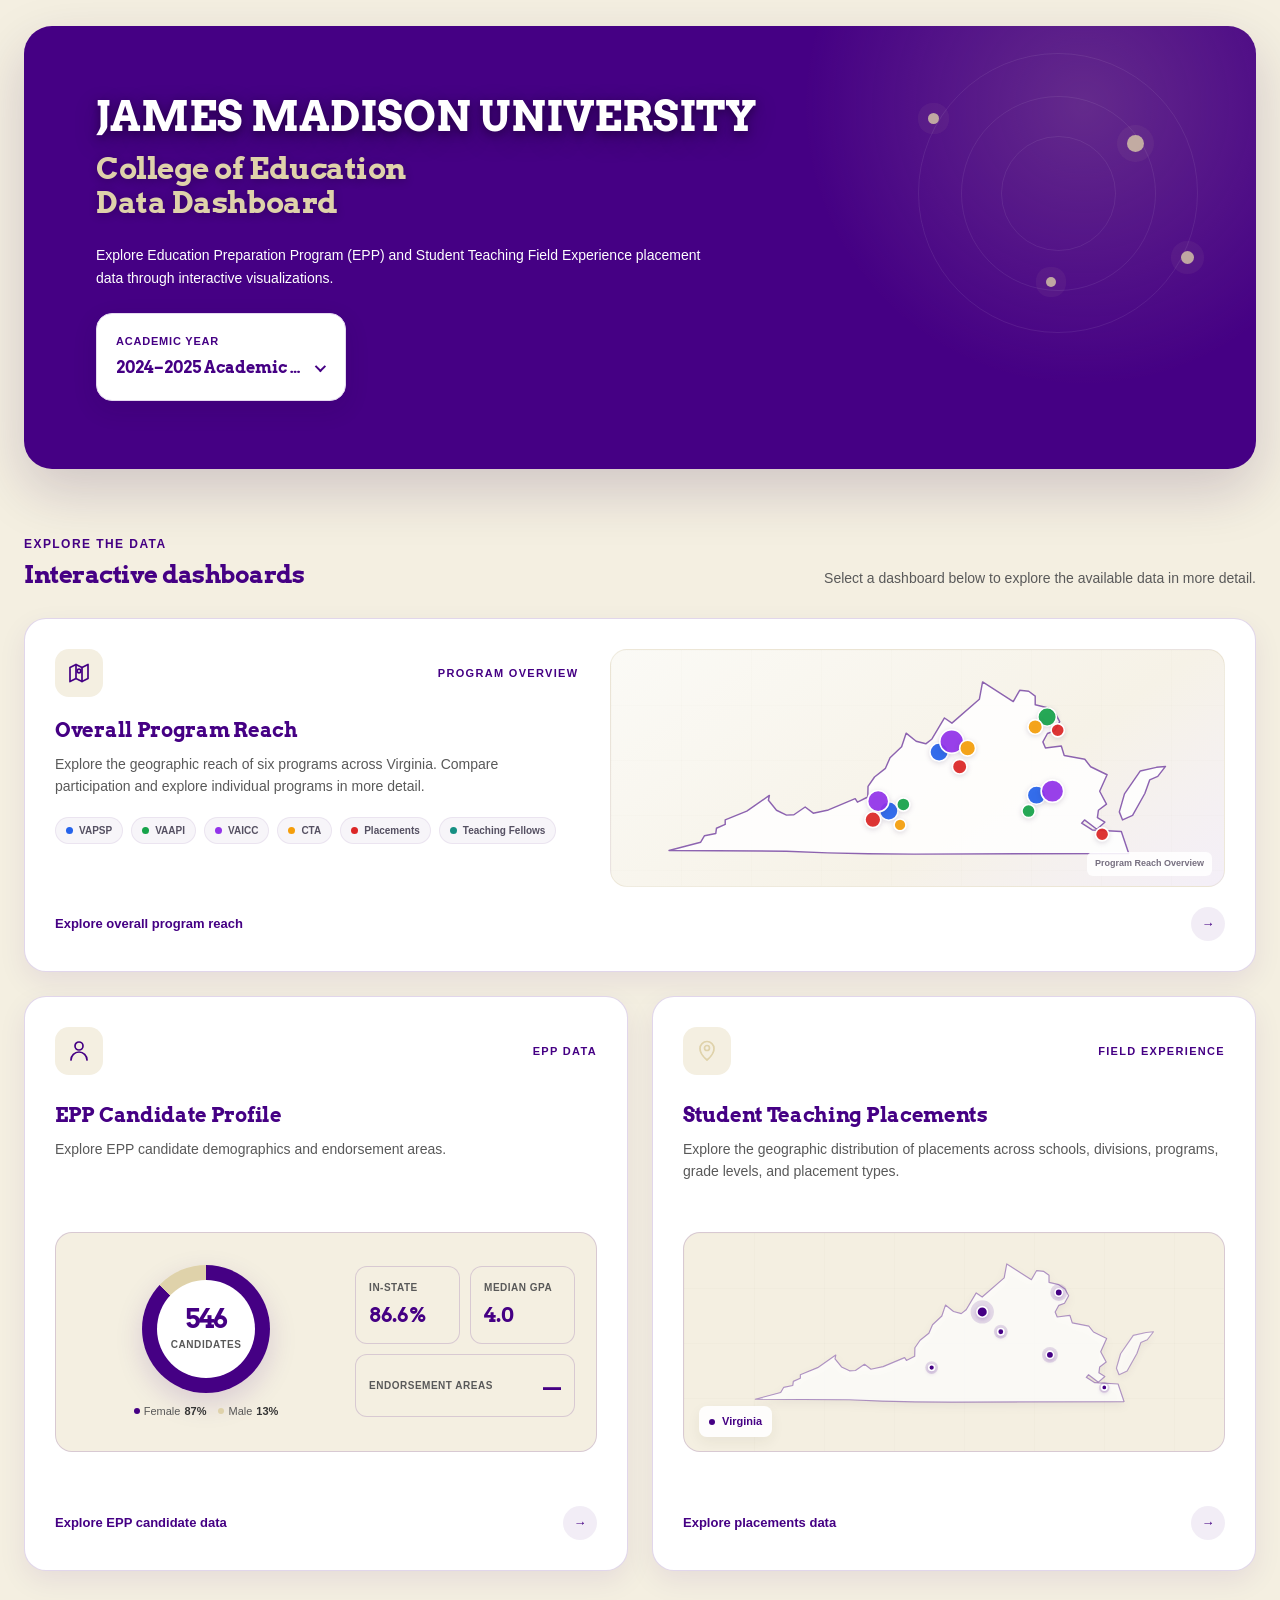
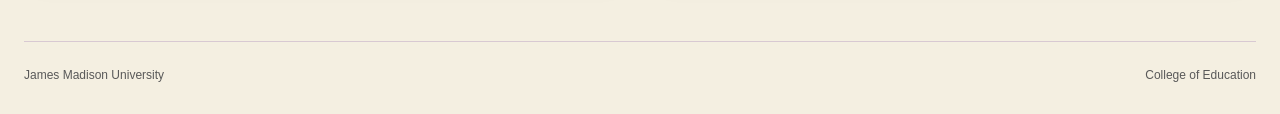
<file: index.html>
<!DOCTYPE html>
<html lang="en">

<head>
    <meta name="robots" content="noindex, nofollow">
    <script src="/preview-gate.js"></script>
    <meta charset="UTF-8">

    <meta
        name="viewport"
        content="width=device-width, initial-scale=1.0"
    >

    <title>
        College of Education Data Dashboard
    </title>

    <link
        rel="stylesheet"
        href="/CSS/dashboard.css"
    >

    <link
        rel="stylesheet"
        href="/CSS/typography.css"
    >

    <link
        rel="stylesheet"
        href="/CSS/academic-year.css"
    >
</head>

<body>

<div class="home-page">

    <!-- =====================================
         HERO SECTION
    ====================================== -->

    <header class="hero">

        <div class="hero-copy">

            <p class="hero-kicker">
                JAMES MADISON UNIVERSITY
            </p>

            <h1>
                College of Education
                <span>Data Dashboard</span>
            </h1>

            <p class="hero-description">
                Explore Education Preparation Program (EPP)
                and Student Teaching Field Experience placement
                data through interactive visualizations.
            </p>

            <div class="academic-year">

                <span></span>

                <select
                    id="homeYearSelect"
                    class="home-year-select"
                    data-academic-year-select
                    data-year-format="full"
                    aria-label="Academic Year"
                ></select>

            </div>

        </div>

        <div class="hero-art" aria-hidden="true">
            <div class="art-ring ring-1"></div>
            <div class="art-ring ring-2"></div>
            <div class="art-ring ring-3"></div>

            <i class="art-node node-1"></i>
            <i class="art-node node-2"></i>
            <i class="art-node node-3"></i>
            <i class="art-node node-4"></i>
        </div>

    </header>


    <!-- =====================================
         DASHBOARD DIRECTORY
    ====================================== -->

    <main class="dashboard-directory">

        <div class="directory-header">

            <div>

                <p class="section-kicker">
                    EXPLORE THE DATA
                </p>

                <h2>
                    Interactive dashboards
                </h2>

            </div>

            <p>
                Select a dashboard below to explore
                the available data in more detail.
            </p>

        </div>


        <div class="dashboard-grid">


            <!-- =====================================
                 OVERALL PROGRAM REACH
                 FULL-WIDTH CARD
            ====================================== -->

            <a
                class="dashboard-card dashboard-card--overall"
                href="/overall.html"
            >

                <div class="overall-card-content">

                    <!-- LEFT SECTION -->

                    <div class="overall-card-copy">

                        <div class="card-heading">

                            <div class="card-icon purple-icon">

                                <svg
                                    viewBox="0 0 24 24"
                                    aria-hidden="true"
                                >
                                    <path
                                        d="M3 6.5l6-3 6 3 6-3v14l-6 3-6-3-6 3z"
                                    ></path>

                                    <path
                                        d="M9 3.5v14M15 6.5v14"
                                    ></path>

                                    <circle
                                        cx="12"
                                        cy="10"
                                        r="1.8"
                                    ></circle>
                                </svg>

                            </div>

                            <span class="card-category">
                                PROGRAM OVERVIEW
                            </span>

                        </div>


                        <div class="card-copy overall-card-text">

                            <h3>
                                Overall Program Reach
                            </h3>

                            <p>
                                Explore the geographic reach of six
                                programs across Virginia.
                                Compare participation and explore
                                individual programs in more detail.
                            </p>

                        </div>


                        <!-- PROGRAM COLOR LEGEND -->

                        <div
                            class="overall-program-list"
                            aria-label="Included programs"
                        >

                            <span
                                class="overall-program-tag"
                                style="--program-color: #2563EB;"
                            >
                                <i></i>
                                VAPSP
                            </span>

                            <span
                                class="overall-program-tag"
                                style="--program-color: #16A34A;"
                            >
                                <i></i>
                                VAAPI
                            </span>

                            <span
                                class="overall-program-tag"
                                style="--program-color: #9333EA;"
                            >
                                <i></i>
                                VAICC
                            </span>

                            <span
                                class="overall-program-tag"
                                style="--program-color: #F59E0B;"
                            >
                                <i></i>
                                CTA
                            </span>

                            <span
                                class="overall-program-tag"
                                style="--program-color: #DC2626;"
                            >
                                <i></i>
                                Placements
                            </span>

                            <span
                                class="overall-program-tag"
                                style="--program-color: #168F83;"
                            >
                                <i></i>
                                Teaching Fellows
                            </span>

                        </div>

                    </div>


                    <!-- RIGHT SECTION: MAP PREVIEW -->

                    <div
                        class="overall-card-preview"
                        aria-hidden="true"
                    >

                        <div class="map-grid"></div>

                        <svg
                            class="overall-virginia-svg"
                            viewBox="0 0 820 320"
                            preserveAspectRatio="xMidYMid meet"
                        >

                            <!-- VIRGINIA BOUNDARY -->

                            <path
                                class="overall-va-boundary"
                                d="
                                    M508.6 30
                                    L554.9 59.7
                                    L564.6 42.7
                                    L578.2 44.1
                                    L588 51.4
                                    L588 64.6
                                    L606.5 69
                                    L618.1 77.2
                                    L625 89.9
                                    L617.2 104
                                    L606.5 107.9
                                    L599.6 120.6
                                    L603.5 129.8
                                    L627.4 126.9
                                    L631.8 141
                                    L662.9 146.9
                                    L671.7 158.1
                                    L696.5 170.2
                                    L685.3 195.1
                                    L695.6 214.5
                                    L683.4 223.8
                                    L681.9 235
                                    L693.1 241.8
                                    L681 252.5
                                    L662.5 238.4
                                    L658.1 243.3
                                    L674.1 253.5
                                    L718 255.9
                                    L729.2 289
                                    L405.4 290
                                    L335.7 289.5
                                    L274.9 288.1
                                    L212.6 285.6
                                    L35.3 284.6
                                    L83.1 272
                                    L88.9 262.2
                                    L105.9 258.8
                                    L106.9 251
                                    L120.1 245.2
                                    L120.1 238.4
                                    L152.7 225.2
                                    L186.8 201.4
                                    L185.3 208.7
                                    L197.5 223.8
                                    L212.6 231.1
                                    L223.8 230.6
                                    L240.8 218.9
                                    L253 228.2
                                    L275.9 223.3
                                    L316.3 206.3
                                    L319.7 211.6
                                    L335.3 203.8
                                    L335.7 187.8
                                    L345.5 173.6
                                    L362 160.5
                                    L368.9 144.4
                                    L386.4 127.9
                                    L393.2 107.4
                                    L408.3 119.6
                                    L422.9 123.5
                                    L432.2 116.2
                                    L451.1 84.5
                                    L462.3 92.3
                                    L503.7 56.3
                                    Z
                                "
                            ></path>


                            <!-- EASTERN SHORE -->

                            <path
                                class="overall-va-boundary"
                                d="
                                    M771 159
                                    L784.7 157.6
                                    L773 172.7
                                    L760.8 178
                                    L753.5 198.5
                                    L735 231.6
                                    L719.9 238.4
                                    L715 226.2
                                    L722.8 199
                                    L746.7 164.4
                                    Z
                                "
                            ></path>


                            <!-- PROGRAM BUBBLES -->
                            <!-- ILLUSTRATIVE ONLY -->

                            <g class="overall-preview-bubbles">

                                <!-- VAPSP - BLUE -->

                                <circle
                                    cx="367"
                                    cy="225"
                                    r="14"
                                    fill="#2563EB"
                                ></circle>

                                <circle
                                    cx="443"
                                    cy="136"
                                    r="14"
                                    fill="#2563EB"
                                ></circle>

                                <circle
                                    cx="590"
                                    cy="201"
                                    r="14"
                                    fill="#2563EB"
                                ></circle>


                                <!-- VAAPI - GREEN -->

                                <circle
                                    cx="389"
                                    cy="215"
                                    r="10"
                                    fill="#16A34A"
                                ></circle>

                                <circle
                                    cx="578"
                                    cy="225"
                                    r="10"
                                    fill="#16A34A"
                                ></circle>

                                <circle
                                    cx="606"
                                    cy="83"
                                    r="14"
                                    fill="#16A34A"
                                ></circle>


                                <!-- VAICC - PURPLE -->

                                <circle
                                    cx="351"
                                    cy="210"
                                    r="16"
                                    fill="#9333EA"
                                ></circle>

                                <circle
                                    cx="462"
                                    cy="120"
                                    r="18"
                                    fill="#9333EA"
                                ></circle>

                                <circle
                                    cx="614"
                                    cy="195"
                                    r="17"
                                    fill="#9333EA"
                                ></circle>


                                <!-- CTA - ORANGE -->

                                <circle
                                    cx="384"
                                    cy="246"
                                    r="9"
                                    fill="#F59E0B"
                                ></circle>

                                <circle
                                    cx="486"
                                    cy="130"
                                    r="12"
                                    fill="#F59E0B"
                                ></circle>

                                <circle
                                    cx="588"
                                    cy="98"
                                    r="11"
                                    fill="#F59E0B"
                                ></circle>


                                <!-- PLACEMENTS - RED -->

                                <circle
                                    cx="343"
                                    cy="238"
                                    r="12"
                                    fill="#DC2626"
                                ></circle>

                                <circle
                                    cx="474"
                                    cy="158"
                                    r="11"
                                    fill="#DC2626"
                                ></circle>

                                <circle
                                    cx="622"
                                    cy="103"
                                    r="10"
                                    fill="#DC2626"
                                ></circle>

                                <circle
                                    cx="689"
                                    cy="260"
                                    r="10"
                                    fill="#DC2626"
                                ></circle>

                            </g>

                        </svg>

                        <span class="overall-preview-note">
                            Program Reach Overview
                        </span>

                    </div>

                </div>


                <div class="card-footer">

                    <span>
                        Explore overall program reach
                    </span>

                    <i aria-hidden="true">
                        →
                    </i>

                </div>

            </a>


            <!-- =====================================
                 EPP CANDIDATE PROFILE
            ====================================== -->

            <a
                class="dashboard-card"
                href="/epp/epp.html"
            >

                <div class="card-heading">

                    <div class="card-icon purple-icon">

                        <svg viewBox="0 0 24 24">

                            <circle
                                cx="12"
                                cy="7"
                                r="4"
                            ></circle>

                            <path
                                d="M4 21c0-4.4 3.6-8 8-8s8 3.6 8 8"
                            ></path>

                        </svg>

                    </div>

                    <span class="card-category">
                        EPP DATA
                    </span>

                </div>


                <div class="card-copy">

                    <h3>
                        EPP Candidate Profile
                    </h3>

                    <p>
                        Explore EPP candidate demographics
                        and endorsement areas.
                    </p>

                </div>


                <!-- MINI CANDIDATE DASHBOARD -->

                <div class="candidate-preview">

                    <div class="preview-left">

                        <div class="candidate-donut">

                            <div class="donut-center">

                                <strong id="homeCandidateTotal">
                                    —
                                </strong>

                                <span>
                                    candidates
                                </span>

                            </div>

                        </div>


                        <div class="donut-legend">

                            <span>

                                <i class="female-dot"></i>

                                Female

                                <strong id="homeFemalePercent">
                                    —
                                </strong>

                            </span>


                            <span>

                                <i class="male-dot"></i>

                                Male

                                <strong id="homeMalePercent">
                                    —
                                </strong>

                            </span>

                        </div>

                    </div>


                    <div class="candidate-kpis">

                        <div class="mini-kpi">

                            <span>
                                IN-STATE
                            </span>

                            <strong id="homeInStatePercent">
                                —
                            </strong>

                        </div>


                        <div class="mini-kpi">

                            <span>
                                MEDIAN GPA
                            </span>

                            <strong id="homeMedianGPA">
                                —
                            </strong>

                        </div>


                        <div class="mini-kpi wide-kpi">

                            <span>
                                ENDORSEMENT AREAS
                            </span>

                            <strong id="homeEndorsementCount">
                                —
                            </strong>

                        </div>

                    </div>

                </div>


                <div class="card-footer">

                    <span>
                        Explore EPP candidate data
                    </span>

                    <i>
                        →
                    </i>

                </div>

            </a>


            <!-- =====================================
                 STUDENT TEACHING PLACEMENTS
            ====================================== -->

            <a
                class="dashboard-card"
                href="/placements.html"
            >

                <div class="card-heading">

                    <div class="card-icon gold-icon">

                        <svg viewBox="0 0 24 24">

                            <path
                                d="
                                    M12 21
                                    s7-5.5 7-11.5
                                    A7 7 0 0 0 5 9.5
                                    C5 15.5 12 21 12 21
                                "
                            ></path>

                            <circle
                                cx="12"
                                cy="9"
                                r="2.5"
                            ></circle>

                        </svg>

                    </div>

                    <span class="card-category">
                        FIELD EXPERIENCE
                    </span>

                </div>


                <div class="card-copy">

                    <h3>
                        Student Teaching Placements
                    </h3>

                    <p>
                        Explore the geographic distribution
                        of placements across schools,
                        divisions, programs, grade levels,
                        and placement types.
                    </p>

                </div>


                <!-- VIRGINIA PREVIEW -->

                <div class="virginia-preview">

                    <div class="map-grid"></div>

                    <svg
                        class="virginia-svg"
                        viewBox="0 0 820 320"
                        aria-label="Virginia placement preview"
                    >

                        <path
                            class="va-boundary"
                            d="
                                M508.6 30
                                L554.9 59.7
                                L564.6 42.7
                                L578.2 44.1
                                L588 51.4
                                L588 64.6
                                L606.5 69
                                L618.1 77.2
                                L625 89.9
                                L617.2 104
                                L606.5 107.9
                                L599.6 120.6
                                L603.5 129.8
                                L627.4 126.9
                                L631.8 141
                                L662.9 146.9
                                L671.7 158.1
                                L696.5 170.2
                                L685.3 195.1
                                L695.6 214.5
                                L683.4 223.8
                                L681.9 235
                                L693.1 241.8
                                L681 252.5
                                L662.5 238.4
                                L658.1 243.3
                                L674.1 253.5
                                L718 255.9
                                L729.2 289
                                L405.4 290
                                L335.7 289.5
                                L274.9 288.1
                                L212.6 285.6
                                L35.3 284.6
                                L83.1 272
                                L88.9 262.2
                                L105.9 258.8
                                L106.9 251
                                L120.1 245.2
                                L120.1 238.4
                                L152.7 225.2
                                L186.8 201.4
                                L185.3 208.7
                                L197.5 223.8
                                L212.6 231.1
                                L223.8 230.6
                                L240.8 218.9
                                L253 228.2
                                L275.9 223.3
                                L316.3 206.3
                                L319.7 211.6
                                L335.3 203.8
                                L335.7 187.8
                                L345.5 173.6
                                L362 160.5
                                L368.9 144.4
                                L386.4 127.9
                                L393.2 107.4
                                L408.3 119.6
                                L422.9 123.5
                                L432.2 116.2
                                L451.1 84.5
                                L462.3 92.3
                                L503.7 56.3
                                Z
                            "
                        ></path>


                        <path
                            class="va-boundary shore"
                            d="
                                M771 159
                                L784.7 157.6
                                L773 172.7
                                L760.8 178
                                L753.5 198.5
                                L735 231.6
                                L719.9 238.4
                                L715 226.2
                                L722.8 199
                                L746.7 164.4
                                Z
                            "
                        ></path>


                        <!-- PLACEMENTS MARKERS -->

                        <g class="map-marker large">

                            <circle
                                cx="462.4"
                                cy="120.3"
                                r="22"
                                class="marker-glow"
                            ></circle>

                            <circle
                                cx="462.4"
                                cy="120.3"
                                r="10"
                                class="marker"
                            ></circle>

                        </g>


                        <g class="map-marker">

                            <circle
                                cx="589.8"
                                cy="201.1"
                                r="15"
                                class="marker-glow"
                            ></circle>

                            <circle
                                cx="589.8"
                                cy="201.1"
                                r="7"
                                class="marker"
                            ></circle>

                        </g>


                        <g class="map-marker">

                            <circle
                                cx="497.3"
                                cy="157.6"
                                r="13"
                                class="marker-glow"
                            ></circle>

                            <circle
                                cx="497.3"
                                cy="157.6"
                                r="6"
                                class="marker"
                            ></circle>

                        </g>


                        <g class="map-marker">

                            <circle
                                cx="606.4"
                                cy="83.8"
                                r="16"
                                class="marker-glow"
                            ></circle>

                            <circle
                                cx="606.4"
                                cy="83.8"
                                r="7"
                                class="marker"
                            ></circle>

                        </g>


                        <g class="map-marker">

                            <circle
                                cx="367.2"
                                cy="225.1"
                                r="12"
                                class="marker-glow"
                            ></circle>

                            <circle
                                cx="367.2"
                                cy="225.1"
                                r="5.5"
                                class="marker"
                            ></circle>

                        </g>


                        <g class="map-marker">

                            <circle
                                cx="692.1"
                                cy="262.4"
                                r="10"
                                class="marker-glow"
                            ></circle>

                            <circle
                                cx="692.1"
                                cy="262.4"
                                r="5"
                                class="marker"
                            ></circle>

                        </g>

                    </svg>


                    <div class="map-label">

                        <span></span>

                        Virginia

                    </div>

                </div>


                <div class="card-footer">

                    <span>
                        Explore placements data
                    </span>

                    <i>
                        →
                    </i>

                </div>

            </a>

        </div>

    </main>


    <!-- =====================================
         FOOTER
    ====================================== -->

    <footer class="page-footer">

        <span>
            James Madison University
        </span>

        <span>
            College of Education
        </span>

    </footer>

</div>


<!-- =====================================
     JAVASCRIPT
====================================== -->

<script
    src="/JS/academic-year.js"
></script>

    <script src="/JS/multi-year-data.js"></script>

<script
    src="/JS/endorsement-data.js"
></script>

<script
    src="/JS/home-preview.js"
></script>

    <script src="/JS/home-median-gpa.js"></script>
    <script src="/JS/selected-year-empty-state.js"></script>
</body>
</html>
</file>
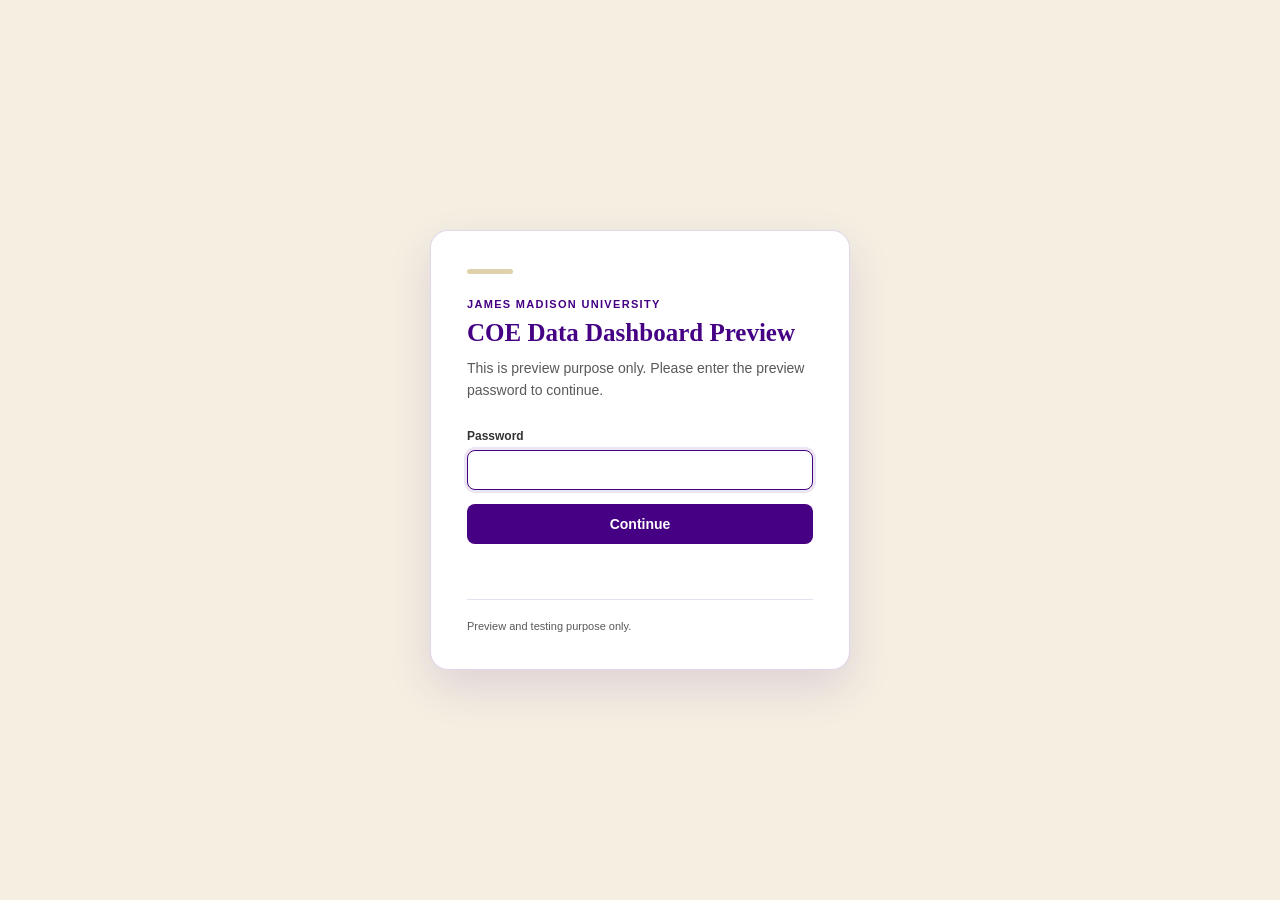
<file: preview-login.html>
<!DOCTYPE html>
<html lang="en">

<head>

    <meta charset="UTF-8">

    <meta
        name="viewport"
        content="width=device-width, initial-scale=1.0"
    >

    <meta
        name="robots"
        content="noindex, nofollow, noarchive"
    >

    <title>
        COE Data Dashboard Preview
    </title>


    <style>

        * {
            box-sizing: border-box;
        }


        html,
        body {
            margin: 0;
            min-height: 100%;
        }


        body {
            min-height: 100vh;

            display: grid;
            place-items: center;

            padding: 24px;

            font-family:
                Arial,
                Helvetica,
                sans-serif;

            color: #333333;

            background: #f4efe1;
        }


        .login-card {
            width: min(
                100%,
                420px
            );

            padding: 38px 36px 34px;

            border:
                1px solid
                rgba(
                    69,
                    0,
                    132,
                    0.16
                );

            border-radius: 18px;

            background: #ffffff;

            box-shadow:
                0 18px 45px
                rgba(
                    69,
                    0,
                    132,
                    0.12
                );
        }


        .brand-line {
            width: 46px;
            height: 5px;

            margin-bottom: 24px;

            border-radius: 999px;

            background: #dfd2aa;
        }


        .kicker {
            margin: 0 0 8px;

            color: #450084;

            font-size: 11px;
            font-weight: 700;

            letter-spacing: 0.12em;
            text-transform: uppercase;
        }


        h1 {
            margin: 0 0 10px;

            color: #450084;

            font-family:
                Georgia,
                serif;

            font-size: 25px;
            line-height: 1.2;
        }


        .description {
            margin: 0 0 28px;

            color: #595959;

            font-size: 14px;
            line-height: 1.55;
        }


        label {
            display: block;

            margin-bottom: 7px;

            color: #333333;

            font-size: 12px;
            font-weight: 700;
        }


        input {
            width: 100%;

            padding: 11px 12px;

            border:
                1px solid
                rgba(
                    69,
                    0,
                    132,
                    0.22
                );

            border-radius: 8px;

            color: #333333;

            background: #ffffff;

            font-family:
                Arial,
                Helvetica,
                sans-serif;

            font-size: 14px;

            outline: none;
        }


        input:focus {
            border-color: #450084;

            box-shadow:
                0 0 0 3px
                rgba(
                    69,
                    0,
                    132,
                    0.10
                );
        }


        button {
            width: 100%;

            margin-top: 14px;

            padding: 12px 16px;

            border: 0;
            border-radius: 8px;

            color: #ffffff;

            background: #450084;

            font-family:
                Arial,
                Helvetica,
                sans-serif;

            font-size: 14px;
            font-weight: 700;

            cursor: pointer;
        }


        button:hover {
            opacity: 0.92;
        }


        .error-message {
            min-height: 20px;

            margin: 13px 0 0;

            color: #a12c2c;

            font-size: 12px;
            line-height: 1.4;
        }


        .preview-note {
            margin: 22px 0 0;

            padding-top: 18px;

            border-top:
                1px solid
                rgba(
                    69,
                    0,
                    132,
                    0.12
                );

            color: #595959;

            font-size: 11px;
            line-height: 1.5;
        }

    </style>

</head>


<body>

    <main class="login-card">

        <div class="brand-line"></div>


        <p class="kicker">
            James Madison University
        </p>


        <h1>
            COE Data Dashboard Preview
        </h1>


        <p class="description">
            This is preview purpose only. Please enter the preview password to continue.
        </p>


        <form id="loginForm">

            <label for="password">
                Password
            </label>


            <input
                id="password"
                name="password"
                type="password"
                autocomplete="current-password"
                autofocus
                required
            >


            <button type="submit">
                Continue
            </button>


            <p
                id="errorMessage"
                class="error-message"
                aria-live="polite"
            ></p>

        </form>


        <p class="preview-note">
            Preview and testing purpose only.
        </p>

    </main>


    <script>

        const AUTH_KEY =
            "coe-dashboard-preview-access";


        const EXPECTED_HASH =
            "22ebc90a093739f2e2b8d6b9cb23f982ce287009a08065d49de2808d206150cd";


        async function sha256(
            text
        ) {

            const data =
                new TextEncoder()
                    .encode(
                        text
                    );


            const hashBuffer =
                await crypto.subtle.digest(
                    "SHA-256",
                    data
                );


            return Array
                .from(
                    new Uint8Array(
                        hashBuffer
                    )
                )
                .map(
                    byte =>
                        byte
                            .toString(
                                16
                            )
                            .padStart(
                                2,
                                "0"
                            )
                )
                .join(
                    ""
                );

        }


        function getNextPage() {

            const params =
                new URLSearchParams(
                    window.location.search
                );


            const next =
                params.get(
                    "next"
                );


            if (
                next
                &&
                next.startsWith(
                    "/"
                )
                &&
                !next.startsWith(
                    "//"
                )
            ) {

                return next;

            }


            return "/";

        }


        document
            .getElementById(
                "loginForm"
            )
            .addEventListener(
                "submit",
                async event => {

                    event.preventDefault();


                    const password =
                        document
                            .getElementById(
                                "password"
                            )
                            .value;


                    const passwordHash =
                        await sha256(
                            password
                        );


                    if (
                        passwordHash ===
                        EXPECTED_HASH
                    ) {

                        sessionStorage.setItem(
                            AUTH_KEY,
                            "granted"
                        );


                        window.location.replace(
                            getNextPage()
                        );


                        return;

                    }


                    document
                        .getElementById(
                            "errorMessage"
                        )
                        .textContent =
                            "Incorrect password. Please try again.";


                    document
                        .getElementById(
                            "password"
                        )
                        .select();

                }
            );

    </script>

</body>

</html>
</file>
<file: CSS/dashboard.css>
/* ============================================================
   COLLEGE OF EDUCATION DATA DASHBOARD
   HOMEPAGE STYLES
   ============================================================ */

/* ROOT VARIABLES */

:root {
    --purple: #450084;
    --purple-dark: #30005b;
    --purple-mid: #7040a1;
    --purple-light: #9a77bb;
    --gold: #cbb677;
    --gold-dark: #9b7e30;
    --background: #f6f7f9;
    --white: #ffffff;
    --text: #20212b;
    --text-soft: #696e79;
    --muted: #9498a2;
    --border: #e5e6ea;
    --shadow: 0 10px 31px rgba(37, 25, 49, 0.06);
    --shadow-hover: 0 20px 50px rgba(47, 22, 74, 0.13);
}

/* GLOBAL */

* { box-sizing: border-box; }

html, body {
    margin: 0;
    padding: 0;
}

body {
    min-height: 100vh;
    background: linear-gradient(180deg, #fafafd 0%, var(--background) 100%);
    color: var(--text);
    font-family: Inter, -apple-system, BlinkMacSystemFont, "Segoe UI", Roboto, Helvetica, Arial, sans-serif;
    -webkit-font-smoothing: antialiased;
}

a {
    color: inherit;
    text-decoration: none;
}

/* ============================================================
   HERO SECTION
   ============================================================ */

.hero {
    position: relative;
    width: min(calc(100% - 48px), 1380px);
    min-height: 350px;
    margin: 26px auto 0;
    padding: 68px 72px;
    overflow: hidden;
    border-radius: 28px;
    color: white;
    background:
        radial-gradient(circle at 85% 20%, rgba(203,182,119,0.15), transparent 24%),
        radial-gradient(circle at 100% 100%, rgba(148,92,196,0.32), transparent 38%),
        linear-gradient(130deg, #280049 0%, #450084 58%, #652a9e 100%);
    box-shadow: 0 22px 55px rgba(44,10,70,0.18);
}

.hero-copy {
    position: relative;
    z-index: 5;
    max-width: 690px;
}

.hero-kicker {
    margin: 0 0 20px;
    color: #ebdfba;
    font-size: 11px;
    font-weight: 850;
    letter-spacing: 0.19em;
}

.hero h1 {
    margin: 0;
    font-size: clamp(42px, 5vw, 66px);
    line-height: 1.02;
    letter-spacing: -0.047em;
}

.hero h1 span {
    display: block;
    color: #eee4c5;
}

.hero-description {
    max-width: 630px;
    margin: 25px 0 24px;
    color: rgba(255,255,255,0.8);
    font-size: 16px;
    line-height: 1.7;
}

.academic-year {
    display: inline-flex;
    align-items: center;
    gap: 9px;
    padding: 10px 14px;
    border: 1px solid rgba(255,255,255,0.15);
    border-radius: 999px;
    background: rgba(255,255,255,0.075);
    font-size: 12px;
    font-weight: 650;
}

.academic-year > span {
    width: 7px;
    height: 7px;
    border-radius: 50%;
    background: #e8dcad;
    box-shadow: 0 0 0 5px rgba(232,220,173,0.08);
}

/* HERO ART */

.hero-art {
    position: absolute;
    right: 40px;
    top: 17px;
    width: 430px;
    height: 315px;
    opacity: 0.78;
}

.art-ring {
    position: absolute;
    border: 1px solid rgba(255,255,255,0.10);
    border-radius: 50%;
}

.ring-1 {
    width: 280px;
    height: 280px;
    right: 18px;
    top: 10px;
}

.ring-2 {
    width: 195px;
    height: 195px;
    right: 60px;
    top: 53px;
}

.ring-3 {
    width: 115px;
    height: 115px;
    right: 100px;
    top: 93px;
}

.art-node {
    position: absolute;
    display: block;
    border-radius: 50%;
    background: #e8dcad;
    box-shadow: 0 0 0 10px rgba(232,220,173,0.07);
}

.node-1 {
    width: 11px;
    height: 11px;
    right: 277px;
    top: 70px;
}

.node-2 {
    width: 17px;
    height: 17px;
    right: 72px;
    top: 92px;
}

.node-3 {
    width: 10px;
    height: 10px;
    right: 160px;
    top: 234px;
}

.node-4 {
    width: 13px;
    height: 13px;
    right: 22px;
    top: 208px;
}

/* ============================================================
   DASHBOARD DIRECTORY
   ============================================================ */

.dashboard-directory {
    width: min(calc(100% - 48px), 1240px);
    margin: 66px auto 70px;
}

.directory-header {
    margin-bottom: 28px;
    display: flex;
    align-items: flex-end;
    justify-content: space-between;
    gap: 35px;
}

.section-kicker {
    margin: 0 0 8px;
    color: var(--purple);
    font-size: 10px;
    font-weight: 850;
    letter-spacing: 0.18em;
}

.directory-header h2 {
    margin: 0;
    font-size: clamp(30px, 3vw, 39px);
    line-height: 1.1;
    letter-spacing: -0.037em;
}

.directory-header > p {
    max-width: 450px;
    margin: 0;
    color: var(--text-soft);
    font-size: 13px;
    line-height: 1.65;
}

/* ============================================================
   DASHBOARD GRID AND CARDS
   ============================================================ */

.dashboard-grid {
    display: grid;
    grid-template-columns: repeat(2, minmax(0, 1fr));
    gap: 24px;
}

.dashboard-card {
    position: relative;
    min-height: 575px;
    padding: 30px;
    display: flex;
    flex-direction: column;
    overflow: hidden;
    border: 1px solid var(--border);
    border-radius: 22px;
    background: white;
    box-shadow: var(--shadow);
    transition:
        transform 0.25s ease,
        box-shadow 0.25s ease,
        border-color 0.25s ease;
}

.dashboard-card::before {
    content: "";
    position: absolute;
    top: 0;
    left: 0;
    width: 100%;
    height: 4px;
    transform: scaleX(0);
    transform-origin: left center;
    background: linear-gradient(90deg, var(--purple), var(--gold));
    transition: transform 0.25s ease;
}

.dashboard-card:hover {
    transform: translateY(-5px);
    border-color: rgba(69,0,132,0.17);
    box-shadow: var(--shadow-hover);
}

.dashboard-card:hover::before {
    transform: scaleX(1);
}

/* CARD HEADING */

.card-heading {
    display: flex;
    align-items: center;
    justify-content: space-between;
}

.card-icon {
    width: 48px;
    height: 48px;
    display: grid;
    place-items: center;
    border-radius: 14px;
}

.card-icon svg {
    width: 24px;
    height: 24px;
    fill: none;
    stroke: currentColor;
    stroke-width: 1.7;
    stroke-linecap: round;
    stroke-linejoin: round;
}

.purple-icon {
    color: var(--purple);
    background: rgba(69,0,132,0.075);
}

.gold-icon {
    color: #896b19;
    background: rgba(203,182,119,0.22);
}

.card-category {
    color: var(--muted);
    font-size: 9px;
    font-weight: 800;
    letter-spacing: 0.17em;
}

/* CARD TEXT */

.card-copy {
    margin-top: 28px;
}

.card-copy h3 {
    margin: 0 0 11px;
    font-size: 29px;
    letter-spacing: -0.037em;
}

.card-copy p {
    min-height: 67px;
    margin: 0;
    color: var(--text-soft);
    font-size: 13px;
    line-height: 1.7;
}

/* ============================================================
   CANDIDATE PREVIEW
   ============================================================ */

.candidate-preview {
    height: 220px;
    margin-top: 26px;
    padding: 21px;
    display: grid;
    grid-template-columns: 1.08fr 0.92fr;
    gap: 20px;
    border: 1px solid rgba(69,0,132,0.075);
    border-radius: 17px;
    background:
        radial-gradient(circle at 26% 44%, rgba(69,0,132,0.075), transparent 30%),
        linear-gradient(145deg, #faf8fc, #f5f1f8);
}

.preview-left {
    display: flex;
    flex-direction: column;
    align-items: center;
    justify-content: center;
}

.candidate-donut {
    width: 128px;
    height: 128px;
    display: grid;
    place-items: center;
    border-radius: 50%;
    background: conic-gradient(
        var(--purple) 0% 87%,
        var(--gold) 87% 100%
    );
    box-shadow: 0 10px 28px rgba(69,0,132,0.15);
}

.donut-center {
    width: 98px;
    height: 98px;
    display: flex;
    flex-direction: column;
    align-items: center;
    justify-content: center;
    border-radius: 50%;
    background: #fff;
}

.donut-center strong {
    color: var(--purple);
    font-size: 30px;
    line-height: 1;
    letter-spacing: -0.045em;
}

.donut-center span {
    margin-top: 5px;
    color: var(--muted);
    font-size: 8px;
    font-weight: 750;
    text-transform: uppercase;
    letter-spacing: 0.08em;
}

.donut-legend {
    width: 100%;
    margin-top: 10px;
    display: flex;
    justify-content: center;
    gap: 12px;
}

.donut-legend span {
    display: flex;
    align-items: center;
    gap: 4px;
    color: var(--text-soft);
    font-size: 8px;
}

.donut-legend strong {
    color: var(--text);
    font-size: 8px;
}

.donut-legend i {
    width: 6px;
    height: 6px;
    display: block;
    border-radius: 50%;
}

.female-dot {
    background: var(--purple);
}

.male-dot {
    background: var(--gold);
}

/* CANDIDATE KPIS */

.candidate-kpis {
    display: grid;
    grid-template-columns: repeat(2, 1fr);
    gap: 10px;
    align-content: center;
}

.mini-kpi {
    min-height: 76px;
    padding: 13px;
    display: flex;
    flex-direction: column;
    justify-content: center;
    border: 1px solid rgba(69,0,132,0.065);
    border-radius: 12px;
    background: rgba(255,255,255,0.8);
}

.mini-kpi span {
    color: var(--muted);
    font-size: 7px;
    font-weight: 800;
    letter-spacing: 0.09em;
}

.mini-kpi strong {
    margin-top: 5px;
    color: var(--purple);
    font-size: 19px;
}

.wide-kpi {
    grid-column: 1 / -1;
    min-height: 58px;
    flex-direction: row;
    align-items: center;
    justify-content: space-between;
}

/* ============================================================
   PLACEMENTS VIRGINIA MAP PREVIEW
   ============================================================ */

.virginia-preview {
    position: relative;
    height: 220px;
    margin-top: 26px;
    overflow: hidden;
    border: 1px solid rgba(135,108,34,0.11);
    border-radius: 17px;
    background:
        radial-gradient(circle at 64% 40%, rgba(69,0,132,0.055), transparent 32%),
        linear-gradient(145deg, #fbfaf6, #f6f2e7 50%, #f5f1f8);
}

.map-grid {
    position: absolute;
    inset: 0;
    opacity: 0.42;
    background-image:
        linear-gradient(
            rgba(86,75,55,0.045) 1px,
            transparent 1px
        ),
        linear-gradient(
            90deg,
            rgba(86,75,55,0.045) 1px,
            transparent 1px
        );
    background-size: 70px 55px;
}

.virginia-svg {
    position: absolute;
    left: 4%;
    top: 7%;
    width: 92%;
    height: 78%;
    overflow: visible;
    transition: transform 0.28s ease;
}

.dashboard-card:hover .virginia-svg {
    transform: scale(1.018);
}

.va-boundary {
    fill: rgba(255,255,255,0.76);
    stroke: rgba(69,0,132,0.40);
    stroke-width: 2.2;
    stroke-linejoin: round;
    filter: drop-shadow(
        0 7px 8px rgba(49,29,64,0.08)
    );
}

.shore {
    opacity: 0.9;
}

.marker-glow {
    fill: rgba(69,0,132,0.13);
}

.marker {
    fill: #7540a7;
    stroke: #fff;
    stroke-width: 3;
    filter: drop-shadow(
        0 3px 4px rgba(69,0,132,0.24)
    );
}

.map-label {
    position: absolute;
    left: 15px;
    bottom: 14px;
    padding: 7px 10px;
    display: flex;
    align-items: center;
    gap: 7px;
    border-radius: 8px;
    background: rgba(255,255,255,0.9);
    color: #605841;
    box-shadow: 0 5px 14px rgba(55,46,33,0.06);
    font-size: 9px;
    font-weight: 700;
}

.map-label span {
    width: 6px;
    height: 6px;
    border-radius: 50%;
    background: var(--purple);
}

/* ============================================================
   CARD FOOTER
   ============================================================ */

.card-footer {
    margin-top: auto;
    padding-top: 25px;
    display: flex;
    align-items: center;
    justify-content: space-between;
    color: var(--purple);
    font-size: 12px;
    font-weight: 750;
}

.card-footer i {
    width: 34px;
    height: 34px;
    display: grid;
    place-items: center;
    border-radius: 50%;
    background: rgba(69,0,132,0.07);
    font-style: normal;
    transition:
        transform 0.2s ease,
        background 0.2s ease;
}

.dashboard-card:hover .card-footer i {
    transform: translateX(4px);
    background: rgba(69,0,132,0.13);
}

/* ============================================================
   PAGE FOOTER
   ============================================================ */

.page-footer {
    width: min(calc(100% - 48px), 1240px);
    margin: 0 auto 30px;
    padding-top: 24px;
    display: flex;
    justify-content: space-between;
    border-top: 1px solid var(--border);
    color: var(--muted);
    font-size: 10px;
}

/* ============================================================
   ORIGINAL RESPONSIVE STYLES
   ============================================================ */

@media (max-width: 950px) {

    .dashboard-grid {
        grid-template-columns: 1fr;
    }

    .hero {
        padding: 55px 42px;
    }

    .hero-art {
        right: -80px;
        opacity: 0.35;
    }

}

@media (max-width: 700px) {

    .hero {
        width: calc(100% - 26px);
        min-height: auto;
        margin-top: 13px;
        padding: 43px 25px;
        border-radius: 20px;
    }

    .hero-art {
        display: none;
    }

    .hero h1 {
        font-size: 41px;
    }

    .dashboard-directory {
        width: calc(100% - 28px);
        margin-top: 48px;
    }

    .directory-header {
        flex-direction: column;
        align-items: flex-start;
    }

    .dashboard-card {
        padding: 24px;
    }

    .candidate-preview {
        grid-template-columns: 1fr;
        height: auto;
    }

    .candidate-kpis {
        width: 100%;
    }

    .page-footer {
        width: calc(100% - 28px);
        flex-direction: column;
        gap: 5px;
    }

}

/* ============================================================
   NEW: OVERALL PROGRAM REACH CARD
   FULL-WIDTH 1 + 2 LAYOUT
   ============================================================ */

.dashboard-card--overall {
    grid-column: 1 / -1;
    min-height: 350px;
    padding: 30px;
}

.overall-card-content {
    display: grid;
    grid-template-columns:
        minmax(0, 0.92fr)
        minmax(0, 1.08fr);
    gap: 32px;
    align-items: stretch;
    flex: 1 1 auto;
}

.overall-card-copy {
    display: flex;
    flex-direction: column;
    min-width: 0;
}

.overall-card-text {
    margin-top: 21px;
}

.overall-card-text h3 {
    color: var(--purple);
    font-size: clamp(26px, 2.5vw, 32px);
    line-height: 1.16;
}

.overall-card-text p {
    max-width: 450px;
    min-height: 0;
    margin-bottom: 0;
}

/* PROGRAM TAGS */

.overall-program-list {
    display: flex;
    flex-wrap: wrap;
    gap: 8px;
    margin-top: 20px;
}

.overall-program-tag {
    display: inline-flex;
    align-items: center;
    gap: 6px;
    min-height: 27px;
    padding: 5px 10px;
    border: 1px solid rgba(69, 0, 132, 0.07);
    border-radius: 999px;
    background: #f7f5f9;
    color: #555062;
    font-size: 10px;
    font-weight: 650;
    white-space: nowrap;
}

.overall-program-tag i {
    width: 7px;
    height: 7px;
    border-radius: 50%;
    background: var(--program-color);
    flex-shrink: 0;
}

/* OVERALL MAP PREVIEW */

.overall-card-preview {
    position: relative;
    isolation: isolate;
    overflow: hidden;
    min-width: 0;
    min-height: 238px;
    border: 1px solid rgba(135, 108, 34, 0.10);
    border-radius: 17px;
    background:
        linear-gradient(
            145deg,
            #fbfaf6,
            #f6f2e7 62%,
            #f4eff8
        );
}

.overall-card-preview .map-grid {
    opacity: 0.34;
}

.overall-virginia-svg {
    position: absolute;
    inset: 0;
    width: 100%;
    height: 100%;
    padding: 12px;
    overflow: visible;
    transition: transform 0.28s ease;
}

.dashboard-card--overall:hover .overall-virginia-svg {
    transform: scale(1.018);
}

.overall-va-boundary {
    fill: rgba(255, 255, 255, 0.85);
    stroke: rgba(69, 0, 132, 0.60);
    stroke-width: 2.2;
    stroke-linejoin: round;
}

.overall-preview-bubbles circle {
    fill-opacity: 0.92;
    stroke: #fff;
    stroke-width: 2.5;
    filter: drop-shadow(
        0 2px 4px rgba(47, 22, 74, 0.16)
    );
}

.overall-preview-note {
    position: absolute;
    right: 12px;
    bottom: 10px;
    z-index: 1;
    padding: 5px 8px;
    border-radius: 6px;
    background: rgba(255, 255, 255, 0.88);
    color: #766e7f;
    font-size: 9px;
    font-weight: 600;
}

.dashboard-card--overall .card-footer {
    padding-top: 20px;
}

/* ============================================================
   NEW: OVERALL CARD RESPONSIVE
   ============================================================ */

@media (max-width: 760px) {

    .overall-card-content {
        grid-template-columns: 1fr;
        gap: 20px;
    }

    .overall-card-preview {
        min-height: 0;
        height: 225px;
    }

    .dashboard-card--overall {
        min-height: 0;
    }

    .overall-card-text h3 {
        font-size: 27px;
    }

}

@media (max-width: 460px) {

    .overall-card-preview {
        height: 172px;
    }

    .overall-program-tag {
        padding: 5px 8px;
        font-size: 9px;
    }

}
</file>
<file: CSS/typography.css>
@import url("https://fonts.googleapis.com/css2?family=Arvo:wght@400;700&display=swap");


@font-face {
    font-family: "Inter";
    font-style: normal;
    font-weight: 400;
    font-display: swap;

    src:
        local("Arial"),
        local("Helvetica");
}


@font-face {
    font-family: "Inter";
    font-style: normal;
    font-weight: 700;
    font-display: swap;

    src:
        local("Arial Bold"),
        local("Helvetica Bold"),
        local("Arial"),
        local("Helvetica");
}


/* 
   JMU OFFICIAL FRONT AND COLOR CODES
 */

:root {
    --jmu-purple: #450084;
    --jmu-purple-deep: #3c0074;
    --jmu-purple-muted: #684b86;

    --jmu-gold: #dfd2aa;
    --jmu-parchment: #f4efe1;

    --jmu-white: #ffffff;
    --jmu-charcoal: #333333;
    --jmu-gray: #595959;

    --jmu-border:
        rgba(
            69,
            0,
            132,
            0.16
        );

    --jmu-shadow:
        0 10px 28px
        rgba(
            69,
            0,
            132,
            0.08
        );

    --jmu-shadow-hover:
        0 18px 42px
        rgba(
            69,
            0,
            132,
            0.16
        );


    /* Existing variables */

    --purple: var(--jmu-purple);
    --purple-dark: var(--jmu-purple-deep);
    --purple-deep: var(--jmu-purple-deep);
    --purple-mid: var(--jmu-purple-muted);
    --purple-light: var(--jmu-gold);
    --purple-soft: var(--jmu-parchment);

    --gold: var(--jmu-gold);
    --gold-dark: var(--jmu-purple);
    --gold-deep: var(--jmu-purple);
    --gold-soft: var(--jmu-parchment);

    --background: var(--jmu-parchment);
    --page: var(--jmu-parchment);
    --white: var(--jmu-white);

    --text: var(--jmu-charcoal);
    --text-soft: var(--jmu-gray);
    --muted: var(--jmu-gray);

    --border: var(--jmu-border);
    --shadow: var(--jmu-shadow);
    --shadow-hover: var(--jmu-shadow-hover);


    --site-purple: var(--jmu-purple);
    --site-purple-deep: var(--jmu-purple-deep);
    --site-purple-mid: var(--jmu-purple-muted);
    --site-purple-light: var(--jmu-gold);
    --site-purple-soft: var(--jmu-parchment);

    --site-gold: var(--jmu-gold);
    --site-gold-deep: var(--jmu-purple);
    --site-gold-soft: var(--jmu-parchment);

    --site-page: var(--jmu-parchment);
    --site-white: var(--jmu-white);

    --site-text: var(--jmu-charcoal);
    --site-text-soft: var(--jmu-gray);
    --site-muted: var(--jmu-gray);

    --site-border: var(--jmu-border);
    --site-shadow: var(--jmu-shadow);
}


/* 
 FONT AND PAGE COLOR
 */

html,
body,
button,
input,
select,
textarea {
    font-family:
        Arial,
        Helvetica,
        sans-serif;
}


body {
    font-size: 14px;
    line-height: 1.5;

    color:
        var(--jmu-charcoal);

    background:
        var(--jmu-parchment);

    -webkit-font-smoothing:
        antialiased;

    text-rendering:
        optimizeLegibility;
}


.home-page,
.epp-page {
    color:
        var(--jmu-charcoal);
}


a {
    color:
        var(--jmu-purple);
}


button,
input,
select,
textarea {
    color:
        var(--jmu-charcoal);
}


input::placeholder,
textarea::placeholder {
    color:
        var(--jmu-gray);

    opacity: 0.8;
}


button,
select {
    cursor: pointer;
}


:focus-visible {
    outline:
        3px solid
        var(--jmu-purple);

    outline-offset: 3px;
}


/* 
   LEAFLET FONT
*/

.leaflet-container,
.leaflet-control,
.leaflet-tooltip,
.leaflet-popup-content,
.leaflet-popup-content-wrapper {
    font-family:
        Arial,
        Helvetica,
        sans-serif;
}


/* 
   ARVO HEADINGS
 */

h1,
h2,
h3,
.home-page .hero h1,
.home-page .directory-header h2,
.home-page .card-copy h3,
.epp-page .page-heading h1,
.epp-page .section-heading h2,
.epp-page .metric-card h3,
.epp-page .visualization-card h3,
.placement-page-heading h1,
#student-placement-dashboard .filter-panel-header h2,
#student-placement-dashboard .panel-heading h2,
#student-placement-dashboard .detail-panel-header h2,
#student-placement-dashboard .detail-empty-state h3,
#student-placement-dashboard .detail-panel h3,
#student-placement-dashboard .detail-panel h4 {
    font-family:
        "Arvo",
        Georgia,
        serif;
}


.home-page .donut-center strong,
.home-page .mini-kpi strong,
.epp-page .year-card strong,
.epp-page .metric-total strong,
.epp-page .distribution-row strong,
.epp-page .gpa-ring-inner strong,
.epp-page .summary-card strong,
.epp-page .bubble-number,
.epp-page .bubble-detail-value,
.placement-year-card strong,
#student-placement-dashboard .kpi-value,
#student-placement-dashboard .detail-stat-value {
    font-family:
        "Arvo",
        Georgia,
        serif;
}


/* 
   SHARED NAVIGATION TYPOGRAPHY
 */

.brand-copy strong,
.placement-brand-copy strong {
    font-size: 13px;
    font-weight: 700;
    line-height: 1.3;
}


.brand-copy span,
.placement-brand-copy span {
    font-size: 11px;
    line-height: 1.3;
}


.page-navigation a,
.placement-page-navigation a {
    font-size: 13px;
    font-weight: 700;
    line-height: 1.2;
}


/* 
   SHARED NAVIGATION COLORS
 */

.top-navigation,
.placement-top-navigation {
    border-bottom-color:
        var(--jmu-gold);

    background:
        var(--jmu-purple);

    box-shadow:
        0 4px 16px
        rgba(
            69,
            0,
            132,
            0.16
        );
}


.top-navigation .brand,
.placement-top-navigation .placement-brand,
.top-navigation .brand-copy strong,
.top-navigation .brand-copy span,
.placement-top-navigation .placement-brand-copy strong,
.placement-top-navigation .placement-brand-copy span {
    color:
        var(--jmu-white);
}


/* 
   JMU LOGO PNG
 */

.top-navigation .brand-mark,
.placement-top-navigation .placement-brand-mark {
    position: relative;

    width: 88px;
    height: 30px;

    display: block;
    flex-shrink: 0;

    padding: 0;
    margin: 0;

    border: 0;
    border-radius: 0;

    color: #ffffff;
    background: transparent;

    box-shadow: none;

    overflow: hidden;
}


.top-navigation .jmu-brand-logo,
.placement-top-navigation .jmu-brand-logo {
    position: absolute;

    width: 362px;
    height: auto;

    max-width: none;
    max-height: none;

    left: -89px;
    top: -44px;

    display: block;

    padding: 0;
    margin: 0;

    object-fit: initial;
    object-position: initial;

    pointer-events: none;
}


.top-navigation .page-navigation a,
.placement-top-navigation .placement-page-navigation a {
    color:
        var(--jmu-white);
}


.top-navigation .page-navigation a:hover,
.placement-top-navigation .placement-page-navigation a:hover {
    color:
        var(--jmu-purple);

    background:
        var(--jmu-parchment);
}


.top-navigation .page-navigation a.active,
.placement-top-navigation .placement-page-navigation a.active {
    color:
        var(--jmu-purple);

    background:
        var(--jmu-gold);
}


/* 
   HOME PAGE TYPOGRAPHY
 */

.home-page .hero-kicker {
    margin: 0 0 14px;

    color: #ffffff;

    font-family: "Arvo", Georgia, serif;
    font-size: 42px;
    font-weight: 700;
    line-height: 1.05;

    letter-spacing: 0;
    text-transform: none;

    text-shadow:
        0 3px 10px rgba(0, 0, 0, 0.38),
        0 8px 24px rgba(0, 0, 0, 0.25);
}


.home-page .hero h1 {
    margin: 0;

    color: #ffffff;

    font-size: 30px;
    font-weight: 700;
    line-height: 1.12;
    letter-spacing: -0.015em;

    text-shadow:
        0 2px 8px rgba(0, 0, 0, 0.25);
}


.home-page .hero h1 span {
    color: #eee4c5;
}


.home-page .hero-description {
    font-size: 14px;
    font-weight: 400;
    line-height: 1.6;
}


.home-page .academic-year {
    font-size: 12px;
    font-weight: 500;
}


.home-page .section-kicker {
    font-size: 12px;
    font-weight: 700;
    letter-spacing: 0.12em;
}


.home-page .directory-header h2 {
    font-size: 24px;
    font-weight: 700;
    line-height: 1.2;
    letter-spacing: -0.02em;
}


.home-page .directory-header > p {
    font-size: 14px;
    line-height: 1.55;
}


.home-page .card-category {
    font-size: 11px;
    font-weight: 700;
    letter-spacing: 0.12em;
}


.home-page .card-copy h3 {
    font-size: 20px;
    font-weight: 700;
    line-height: 1.25;
    letter-spacing: -0.015em;
}


.home-page .card-copy p {
    font-size: 14px;
    line-height: 1.55;
}


.home-page .donut-center strong {
    font-size: 26px;
    font-weight: 700;
}


.home-page .donut-center span {
    font-size: 10px;
    font-weight: 700;
    letter-spacing: 0.06em;
}


.home-page .donut-legend span,
.home-page .donut-legend strong {
    font-size: 11px;
}


.home-page .mini-kpi span {
    font-size: 10px;
    font-weight: 700;
    letter-spacing: 0.05em;
}


.home-page .mini-kpi strong {
    font-size: 20px;
    font-weight: 700;
}


.home-page .card-footer {
    font-size: 13px;
    font-weight: 700;
}


.home-page .map-label {
    font-size: 11px;
    font-weight: 700;
}


.home-page .page-footer {
    font-size: 12px;
}


/* 
   HOME PAGE COLORS
 */

.home-page .hero {
    color:
        var(--jmu-white);

    background:
        radial-gradient(
            circle at 86% 18%,
            rgba(
                223,
                210,
                170,
                0.20
            ),
            transparent 25%
        ),

        radial-gradient(
            circle at 100% 100%,
            rgba(
                104,
                75,
                134,
                0.55
            ),
            transparent 40%
        ),

        linear-gradient(
            130deg,
            var(--jmu-purple-deep),
            var(--jmu-purple) 58%,
            var(--jmu-purple-muted)
        );
}


.home-page .hero h1 {
    color:
        var(--jmu-gold);
}


.home-page .hero h1 span,
.home-page .hero-kicker {
    color:
        var(--jmu-shadow);
}


.home-page .hero-description,
.home-page .academic-year {
    color:
        var(--jmu-white);
}


.home-page .academic-year {
    border-color:
        rgba(
            223,
            210,
            170,
            0.75
        );

    background:
        rgba(
            60,
            0,
            116,
            0.42
        );
}


.home-page .academic-year span {
    background:
        var(--jmu-gold);
}


.home-page .section-kicker,
.home-page .card-category,
.home-page .card-footer,
.home-page .map-label {
    color:
        var(--jmu-purple);
}


.home-page .directory-header h2,
.home-page .card-copy h3 {
    color:
        var(--jmu-purple);
}


.home-page .directory-header > p,
.home-page .card-copy p,
.home-page .donut-center span,
.home-page .mini-kpi span,
.home-page .page-footer {
    color:
        var(--jmu-gray);
}


.home-page .dashboard-card {
    border-color:
        var(--jmu-border);

    background:
        var(--jmu-white);

    box-shadow:
        var(--jmu-shadow);
}


.home-page .dashboard-card:hover {
    border-color:
        var(--jmu-purple-muted);

    box-shadow:
        var(--jmu-shadow-hover);
}


.home-page .candidate-preview,
.home-page .virginia-preview,
.home-page .mini-kpi {
    border-color:
        var(--jmu-border);

    background:
        var(--jmu-parchment);
}


.home-page .purple-icon,
.home-page .gold-icon {
    color:
        var(--jmu-purple);

    background:
        var(--jmu-parchment);
}


.home-page .female-dot,
.home-page .marker,
.home-page .marker-glow {
    background:
        var(--jmu-gold);
}


.home-page .male-dot {
    background:
        var(--jmu-purple);
}


/* 
   EPP PAGE TYPOGRAPHY
 */

.epp-page .page-kicker {
    font-size: 12px;
    font-weight: 700;
    letter-spacing: 0.12em;
}


.epp-page .page-heading h1 {
    font-size: 28px;
    font-weight: 700;
    line-height: 1.15;
    letter-spacing: -0.02em;
}


.epp-page .page-description {
    font-size: 14px;
    line-height: 1.55;
}


.epp-page .year-label {
    font-size: 11px;
    font-weight: 700;
    letter-spacing: 0.06em;
}


.epp-page .year-card strong {
    font-size: 16px;
    font-weight: 700;
}


.epp-page .section-kicker {
    font-size: 12px;
    font-weight: 700;
    letter-spacing: 0.10em;
}


.epp-page .section-heading h2 {
    font-size: 20px;
    font-weight: 700;
    line-height: 1.3;
    letter-spacing: -0.015em;
}


.epp-page .section-description {
    font-size: 14px;
    line-height: 1.5;
}


.epp-page .metric-eyebrow {
    font-size: 11px;
    font-weight: 700;
    letter-spacing: 0.08em;
}


.epp-page .metric-card h3,
.epp-page .visualization-card h3 {
    font-size: 16px;
    font-weight: 700;
    line-height: 1.3;
    letter-spacing: 0;
}


.epp-page .metric-total strong {
    font-size: 20px;
    font-weight: 700;
}


.epp-page .metric-total span {
    font-size: 11px;
}


.epp-page .distribution-row span {
    font-size: 13px;
}


.epp-page .distribution-row strong {
    font-size: 15px;
    font-weight: 700;
}


.epp-page .distribution-row .percentage {
    font-size: 13px;
    font-weight: 700;
}


.epp-page .metric-note {
    font-size: 12px;
    line-height: 1.45;
}


.epp-page .gpa-ring-inner strong {
    font-size: 30px;
    font-weight: 700;
}


.epp-page .gpa-ring-inner span {
    font-size: 11px;
    font-weight: 700;
}


.epp-page .control-field > span,
.epp-page .toggle-field > div > span {
    font-size: 12px;
    font-weight: 700;
    letter-spacing: 0;
    text-transform: none;
}


.epp-page .search-wrapper input,
.epp-page .control-field select {
    font-size: 14px;
    font-weight: 400;
}


.epp-page .summary-card span {
    font-size: 12px;
}


.epp-page .summary-card strong {
    font-size: 26px;
    font-weight: 700;
}


.epp-page .results-label {
    font-size: 12px;
}


.epp-page .visualization-description {
    font-size: 12px;
    line-height: 1.45;
}


.epp-page .bubble-number {
    font-size: 14px;
    font-weight: 700;
}


.epp-page .endorsement-bubble.bubble-large .bubble-number {
    font-size: 18px;
}


.epp-page .bubble-name {
    font-size: 10px;
}


.epp-page .endorsement-bubble.bubble-large .bubble-name {
    font-size: 11px;
}


.epp-page .bubble-detail-label {
    font-size: 10px;
    font-weight: 700;
    letter-spacing: 0.05em;
}


.epp-page .bubble-detail-copy strong {
    font-size: 13px;
    font-weight: 700;
}


.epp-page .bubble-detail-copy p {
    font-size: 12px;
    line-height: 1.4;
}


.epp-page .bubble-detail-value {
    font-size: 26px;
    font-weight: 700;
}


.body-bubble-tooltip {
    font-family:
        Arial,
        Helvetica,
        sans-serif;
}


.body-bubble-tooltip .tooltip-title {
    font-size: 13px;
    font-weight: 700;
}


.body-bubble-tooltip .tooltip-row {
    font-size: 12px;
}


.body-bubble-tooltip .tooltip-row strong {
    font-size: 14px;
}


.epp-page .footer {
    font-size: 12px;
}


/* 
   EPP PAGE COLORS
 */

.epp-page .page-heading h1,
.epp-page .section-heading h2,
.epp-page .metric-card h3,
.epp-page .visualization-card h3 {
    color:
        var(--jmu-purple);
}


.epp-page .page-kicker,
.epp-page .section-kicker,
.epp-page .metric-eyebrow,
.epp-page .results-label,
.epp-page .bubble-detail-label {
    color:
        var(--jmu-purple);
}


.epp-page .page-description,
.epp-page .section-description,
.epp-page .metric-note,
.epp-page .visualization-description,
.epp-page .year-label,
.epp-page .metric-total span,
.epp-page .summary-card span,
.epp-page .bubble-name,
.epp-page .footer {
    color:
        var(--jmu-gray);
}


.epp-page .year-card,
.epp-page .metric-card,
.epp-page .controls-card,
.epp-page .summary-card,
.epp-page .visualization-card,
.epp-page .bubble-detail,
.epp-page .information-note {
    border-color:
        var(--jmu-border);

    background:
        var(--jmu-white);

    box-shadow:
        var(--jmu-shadow);
}


.epp-page .search-wrapper input,
.epp-page .control-field select {
    border-color:
        var(--jmu-gold);

    color:
        var(--jmu-charcoal);

    background:
        var(--jmu-white);
}


.epp-page .search-wrapper input:focus,
.epp-page .control-field select:focus {
    border-color:
        var(--jmu-purple);

    box-shadow:
        0 0 0 3px
        rgba(
            69,
            0,
            132,
            0.12
        );
}


.epp-page .distribution-track,
.epp-page .gpa-ring,
.epp-page .toggle {
    background:
        var(--jmu-parchment);
}


.epp-page .purple-fill {
    background:
        var(--jmu-purple);
}


.epp-page .gold-fill {
    background:
        var(--jmu-gold);
}


/* 
   STUDENT PLACEMENT PAGE TYPOGRAPHY
 */

.placement-page-kicker {
    font-size: 12px;
    font-weight: 700;
    letter-spacing: 0.12em;
}


.placement-page-heading h1 {
    font-size: 28px;
    font-weight: 700;
    line-height: 1.15;
    letter-spacing: -0.02em;
}


.placement-page-description {
    font-size: 14px;
    line-height: 1.55;
}


.placement-year-label {
    font-size: 11px;
    font-weight: 700;
    letter-spacing: 0.06em;
}


.placement-year-card strong {
    font-size: 16px;
    font-weight: 700;
}


#student-placement-dashboard .filter-panel-header h2 {
    font-size: 20px;
    font-weight: 700;
    line-height: 1.3;
    letter-spacing: -0.015em;
}


#student-placement-dashboard .filter-panel-header p {
    font-size: 14px;
    line-height: 1.5;
}


#student-placement-dashboard .filter-field label {
    font-size: 12px;
    font-weight: 700;
    letter-spacing: 0;
    text-transform: none;
}


#student-placement-dashboard .filter-field select,
#student-placement-dashboard .filter-field input {
    font-size: 14px;
    font-weight: 400;
}


#student-placement-dashboard .reset-button {
    font-size: 14px;
    font-weight: 700;
}


#student-placement-dashboard .kpi-label {
    font-size: 12px;
    font-weight: 400;
    letter-spacing: 0;
    text-transform: none;
}


#student-placement-dashboard .kpi-value {
    font-size: 26px;
    font-weight: 700;
    line-height: 1.1;
    letter-spacing: -0.02em;
}


#student-placement-dashboard .kpi-description {
    font-size: 12px;
    line-height: 1.4;
}


#student-placement-dashboard .panel-heading h2 {
    font-size: 16px;
    font-weight: 700;
    line-height: 1.3;
    letter-spacing: 0;
}


#student-placement-dashboard .panel-heading p {
    font-size: 12px;
    line-height: 1.45;
}


#student-placement-dashboard .map-status {
    font-size: 11px;
    font-weight: 700;
}


#student-placement-dashboard .detail-eyebrow {
    font-size: 11px;
    font-weight: 700;
    letter-spacing: 0.06em;
}


#student-placement-dashboard .detail-panel-header h2 {
    font-size: 16px;
    font-weight: 700;
    line-height: 1.3;
    letter-spacing: 0;
}


#student-placement-dashboard .detail-mode-button,
#student-placement-dashboard .detail-reset-button {
    font-size: 12px;
    font-weight: 700;
}


#student-placement-dashboard .detail-empty-state h3 {
    font-size: 16px;
    font-weight: 700;
}


#student-placement-dashboard .detail-empty-state p {
    font-size: 12px;
    line-height: 1.5;
}


#student-placement-dashboard .detail-panel {
    font-size: 13px;
}


#student-placement-dashboard .detail-panel h3 {
    font-size: 16px;
    font-weight: 700;
}


#student-placement-dashboard .detail-panel h4 {
    font-size: 14px;
    font-weight: 700;
}


#student-placement-dashboard .leaflet-popup-content {
    font-size: 13px;
    line-height: 1.5;
}


#student-placement-dashboard .leaflet-tooltip {
    font-size: 12px;
    line-height: 1.4;
}


.placement-footer {
    font-size: 12px;
}


/* 
   STUDENT PLACEMENT PAGE COLORS
 */

.placement-page-heading h1,
#student-placement-dashboard .filter-panel-header h2,
#student-placement-dashboard .panel-heading h2,
#student-placement-dashboard .detail-panel-header h2,
#student-placement-dashboard .detail-empty-state h3,
#student-placement-dashboard .detail-panel h3,
#student-placement-dashboard .detail-panel h4 {
    color:
        var(--jmu-purple);
}


.placement-page-kicker,
.placement-year-label,
#student-placement-dashboard .detail-eyebrow,
#student-placement-dashboard .kpi-label,
#student-placement-dashboard .map-status {
    color:
        var(--jmu-purple);
}


.placement-page-description,
#student-placement-dashboard .filter-panel-header p,
#student-placement-dashboard .kpi-description,
#student-placement-dashboard .panel-heading p,
#student-placement-dashboard .detail-empty-state p,
#student-placement-dashboard .detail-section-subtitle,
#student-placement-dashboard .detail-stat-label,
#student-placement-dashboard .detail-location-label,
#student-placement-dashboard .detail-location-meta,
#student-placement-dashboard .detail-filter-empty,
.placement-footer {
    color:
        var(--jmu-gray);
}


#student-placement-dashboard {
    color:
        var(--jmu-charcoal);

    background:
        transparent;
}


.placement-year-card,
#student-placement-dashboard .filter-panel,
#student-placement-dashboard .kpi-card,
#student-placement-dashboard .map-panel,
#student-placement-dashboard .detail-panel,
#student-placement-dashboard .detail-location-row,
#student-placement-dashboard .detail-stat,
#student-placement-dashboard .detail-filter-toolbar {
    border-color:
        var(--jmu-border);

    background:
        var(--jmu-white);

    box-shadow:
        var(--jmu-shadow);
}


#student-placement-dashboard .filter-field label,
#student-placement-dashboard .detail-section-title,
#student-placement-dashboard .detail-location-value,
#student-placement-dashboard .detail-stat-value {
    color:
        var(--jmu-charcoal);
}


#student-placement-dashboard .filter-field select,
#student-placement-dashboard .filter-field input,
#student-placement-dashboard .search-input-wrapper,
#student-placement-dashboard .detail-mode-switch {
    border-color:
        var(--jmu-gold);

    color:
        var(--jmu-charcoal);

    background:
        var(--jmu-white);
}


#student-placement-dashboard .filter-field select:focus,
#student-placement-dashboard .filter-field input:focus {
    border-color:
        var(--jmu-purple);

    box-shadow:
        0 0 0 3px
        rgba(
            69,
            0,
            132,
            0.12
        );
}


#student-placement-dashboard .reset-button,
#student-placement-dashboard .detail-reset-button,
#student-placement-dashboard .detail-mode-button.is-active,
#student-placement-dashboard .detail-filter-chip {
    border-color:
        var(--jmu-purple);

    color:
        var(--jmu-white);

    background:
        var(--jmu-purple);
}


#student-placement-dashboard .reset-button:hover,
#student-placement-dashboard .detail-reset-button:hover,
#student-placement-dashboard .detail-filter-chip:hover {
    background:
        var(--jmu-purple-deep);
}


#student-placement-dashboard .detail-mode-button:not(.is-active) {
    color:
        var(--jmu-purple);

    background:
        transparent;
}


#student-placement-dashboard .detail-empty-icon {
    color:
        var(--jmu-purple);

    background:
        var(--jmu-parchment);
}


#student-placement-dashboard .status-dot {
    background:
        var(--jmu-gold);
}


#student-placement-dashboard .leaflet-control-zoom a {
    color:
        var(--jmu-purple);
}


.placement-footer {
    border-top-color:
        var(--jmu-gold);

    background:
        var(--jmu-parchment);
}


.home-page .home-year-select {
    min-width: 184px;

    padding:
        1px
        24px
        1px
        0;

    border: 0;
    outline: none;

    color:
        var(--jmu-white);

    background-color:
        transparent;

    font-family:
        Arial,
        Helvetica,
        sans-serif;

    font-size: 12px;
    font-weight: 500;

    cursor: pointer;
}


.home-page .home-year-select option {
    color:
        var(--jmu-charcoal);

    background:
        var(--jmu-white);
}


.epp-page .year-select,
.placement-year-select {
    width: 100%;

    padding:
        2px
        24px
        2px
        0;

    border: 0;
    outline: none;

    color:
        var(--jmu-purple);

    background-color:
        transparent;

    font-family:
        "Arvo",
        Georgia,
        serif;

    font-size: 16px;
    font-weight: 700;

    cursor: pointer;
}


.epp-page .year-select option,
.placement-year-select option {
    color:
        var(--jmu-charcoal);

    background:
        var(--jmu-white);

    font-family:
        Arial,
        Helvetica,
        sans-serif;
}

/* 
   RESPONSIVE TYPOGRAPHY
 */

@media (max-width: 720px) {

    .home-page .hero-kicker {
        font-size: 32px;
    }


    .home-page .hero h1 {
        font-size: 24px;
    }


    .home-page .directory-header h2 {
        font-size: 22px;
    }

}


.home-page,
.epp-page {
    --purple: var(--jmu-purple);
    --purple-dark: var(--jmu-purple);
    --purple-deep: var(--jmu-purple);
    --purple-mid: var(--jmu-purple);
    --purple-light: var(--jmu-purple);

    --gold: var(--jmu-gold);
    --gold-dark: var(--jmu-gold);
    --gold-deep: var(--jmu-gold);
}


.home-page .hero {
    background:
        radial-gradient(
            circle at 86% 18%,
            rgba(
                223,
                210,
                170,
                0.20
            ),
            transparent 25%
        ),
        var(--jmu-purple);
}


.home-page .hero h1,
.home-page .hero h1 span {
    color:
        var(--jmu-gold);
}


.home-page .hero-kicker {
    color:
        var(--jmu-white);
}


.home-page .dashboard-card:hover {
    border-color:
        var(--jmu-purple);
}


.home-page .purple-icon {
    color:
        var(--jmu-purple);
}


.home-page .gold-icon {
    color:
        var(--jmu-gold);
}


.home-page .female-dot {
    background:
        var(--jmu-purple);
}


.home-page .male-dot {
    background:
        var(--jmu-gold);
}


.home-page .art-node {
    background:
        var(--jmu-gold);

    box-shadow:
        0 0 0 10px
        rgba(
            223,
            210,
            170,
            0.07
        );
}


.home-page .marker {
    fill:
        var(--jmu-purple);

    background:
        var(--jmu-purple);
}


.home-page .marker-glow {
    fill:
        rgba(
            69,
            0,
            132,
            0.13
        );

    background:
        rgba(
            69,
            0,
            132,
            0.13
        );
}


.epp-page
.metric-mode-button[data-mode="admitted"]
.metric-mode-dot {
    background:
        var(--jmu-purple)
        !important;
}


.epp-page
.metric-mode-button[data-mode="completers"]
.metric-mode-dot {
    background:
        var(--jmu-gold)
        !important;

    border-color:
        var(--jmu-gold)
        !important;
}


.epp-page
.metric-mode-double-dot::before {
    background:
        var(--jmu-purple)
        !important;
}


.epp-page
.metric-mode-double-dot::after {
    background:
        var(--jmu-gold)
        !important;

    border-color:
        var(--jmu-gold)
        !important;
}


.epp-page
.metric-mode-button[data-mode="admitted"].is-active {
    color:
        var(--jmu-purple);
}


.epp-page
.metric-mode-button[data-mode="completers"].is-active {
    color:
        var(--jmu-gold);
}


.epp-page
.endorsement-mode-legend
.legend-admitted {
    background:
        var(--jmu-purple)
        !important;
}


.epp-page
.endorsement-mode-legend
.legend-completers {
    background:
        var(--jmu-gold)
        !important;

    border-color:
        var(--jmu-gold)
        !important;
}


.epp-page
.endorsement-bubble.mode-admitted {
    background:
        var(--jmu-purple)
        !important;
}


.epp-page
.endorsement-bubble.mode-completers {
    background:
        var(--jmu-gold)
        !important;

    color:
        var(--jmu-charcoal);
}


.epp-page
.endorsement-bubble.mode-completers
.bubble-name {
    color:
        var(--jmu-charcoal);
}


.epp-page
.endorsement-bubble.mode-compare {
    background:
        linear-gradient(
            90deg,
            var(--jmu-purple) 0%,
            var(--jmu-purple) 50%,
            var(--jmu-gold) 50%,
            var(--jmu-gold) 100%
        )
        !important;
}


.epp-page
.compare-admitted-half {
    color:
        var(--jmu-white);
}


.epp-page
.compare-completers-half {
    color:
        var(--jmu-charcoal);
}


body.epp-mode-completers
.epp-page
.summary-card span {
    color:
        var(--jmu-gray)
        !important;
}


body.epp-mode-completers
.epp-page
.summary-card strong {
    color:
        var(--jmu-gold)
        !important;
}


body.epp-mode-completers
.epp-page
.visualization-card
.metric-eyebrow {
    color:
        var(--jmu-gold)
        !important;
}


body.epp-mode-completers
.epp-page
.visualization-card h3 {
    color:
        var(--jmu-gold)
        !important;
}


body.epp-mode-completers
.epp-page
.results-label {
    color:
        var(--jmu-gold)
        !important;
}


body.epp-mode-completers
.epp-page
.bubble-detail-label,
body.epp-mode-completers
.epp-page
.bubble-detail-copy strong,
body.epp-mode-completers
.epp-page
.bubble-detail-copy p,
body.epp-mode-completers
.epp-page
.bubble-detail-value {
    color:
        var(--jmu-gold)
        !important;
}


body.epp-mode-completers
.epp-page
.information-icon {
    background:
        var(--jmu-gold)
        !important;

    color:
        var(--jmu-purple)
        !important;
}


body.epp-mode-compare
.epp-page
#endorsementCount,
body.epp-mode-compare
.epp-page
#largestEndorsementCount {
    color:
        var(--jmu-purple)
        !important;
}


body.epp-mode-compare
.epp-page
#endorsementTotal {
    color:
        var(--jmu-gold)
        !important;
}


.epp-page
.compare-value-admitted {
    color:
        var(--jmu-purple)
        !important;
}


.epp-page
.compare-value-completers {
    color:
        var(--jmu-gold)
        !important;
}


body.epp-mode-completers
.body-bubble-tooltip
.tooltip-row-completers,
body.epp-mode-completers
.body-bubble-tooltip
.tooltip-row-completers strong {
    color:
        var(--jmu-white)
        !important;
}


body.epp-mode-compare
.body-bubble-tooltip
.tooltip-row-completers,
body.epp-mode-compare
.body-bubble-tooltip
.tooltip-row-completers strong {
    color:
        var(--jmu-gold)
        !important;
}
</file>
<file: CSS/academic-year.css>
/* ==========================================
   ACADEMIC YEAR SELECTOR
   ========================================== */


.home-page .home-year-select {
    min-width: 184px;

    padding: 1px 24px 1px 0;

    border: 0;
    outline: none;

    appearance: none;
    -webkit-appearance: none;

    color: var(--jmu-white);

    background-color: transparent;

    font-family: Arial, Helvetica, sans-serif;
    font-size: 12px;
    font-weight: 500;

    cursor: pointer;
}

.home-page .home-year-select option {
    color: var(--jmu-charcoal);
    background: var(--jmu-white);
}

.epp-page .year-select,
.placement-year-select {
    width: 100%;

    padding: 2px 24px 2px 0;

    border: 0;
    outline: none;

    appearance: none;
    -webkit-appearance: none;

    color: var(--jmu-purple);
    background-color: transparent;

    font-family: "Arvo", Georgia, serif;
    font-size: 16px;
    font-weight: 700;

    cursor: pointer;
}

.epp-page .year-select option,
.placement-year-select option {
    color: var(--jmu-charcoal);
    background: var(--jmu-white);

    font-family: Arial, Helvetica, sans-serif;
}


/* ==========================================
   SHARED MULTI-SELECT PICKER
   ========================================== */

.ay-picker {
    position: relative;

    display: inline-block;

    width: 100%;
    min-width: 0;

    vertical-align: middle;
}

.ay-picker__trigger {
    display: flex;
    align-items: center;
    justify-content: space-between;

    gap: 12px;

    width: 100%;
    min-width: 0;

    padding: 3px 0;

    border: 0;
    border-radius: 4px;

    background: transparent;
    color: #450084;

    text-align: left;

    font-family: "Arvo", Georgia, serif;
    font-size: 16px;
    font-weight: 700;
    line-height: 1.5;

    cursor: pointer;
}

.ay-picker__trigger-label {
    display: block;

    min-width: 0;

    overflow: hidden;
    text-overflow: ellipsis;
    white-space: nowrap;
}

.ay-picker__caret {
    display: block;

    flex-shrink: 0;

    width: 8px;
    height: 8px;

    margin-right: 3px;

    border-right: 2px solid currentColor;
    border-bottom: 2px solid currentColor;

    transform: rotate(45deg) translateY(-2px);

    transition: transform 0.15s ease;
}

.ay-picker__trigger[aria-expanded="true"]
.ay-picker__caret {
    transform: rotate(225deg) translateY(-2px);
}

.ay-picker__trigger:focus-visible {
    outline: 2px solid #a98bc7;
    outline-offset: 5px;
}


/* ==========================================
   HOMEPAGE ACADEMIC YEAR CARD
   NEW DESIGN

   Replace the old purple pill with
   the same white-card appearance
   used on other dashboard pages.
   ========================================== */

.home-page .hero-copy .academic-year {
    position: relative;

    display: flex;
    flex-direction: column;

    align-items: stretch;
    justify-content: center;

    gap: 7px;

    box-sizing: border-box;

    width: 250px;
    max-width: 100%;
    min-width: 0;

    height: auto;
    min-height: 88px;

    margin-top: 24px;

    padding: 16px 19px;

    border: 1px solid #e4d9ef;
    border-radius: 16px;

    background: #ffffff;
    background-image: none;

    color: #450084;

    box-shadow:
        0 8px 25px rgba(25, 12, 48, 0.12);

    overflow: visible;
}

/* Add the same heading as the other pages. */

.home-page .hero-copy .academic-year::before {
    content: "ACADEMIC YEAR";

    display: block;

    position: static;

    width: auto;
    height: auto;

    margin: 0;
    padding: 0;

    border: 0;

    background: transparent;
    box-shadow: none;

    color: #450084;

    font-family: Arial, Helvetica, sans-serif;
    font-size: 11px;
    font-weight: 700;

    line-height: 1.4;
    letter-spacing: 0.8px;
}

/* Remove any old decorative arrow
   attached to the homepage wrapper. */

.home-page .hero-copy .academic-year::after {
    content: none;
    display: none;
}

/* Remove the small decorative dot
   from the original purple pill. */

.home-page .hero-copy .academic-year > span {
    display: none !important;
}

/* Make the picker fill the white card. */

.home-page .hero-copy
.academic-year .ay-picker {
    display: block;

    width: 100%;
    min-width: 0;
    max-width: 100%;

    margin: 0;
    padding: 0;
}

/* Match the purple bold text
   used on the other pages. */

.home-page .hero-copy
.academic-year .ay-picker__trigger {
    display: flex;

    align-items: center;
    justify-content: space-between;

    width: 100%;
    min-width: 0;

    margin: 0;
    padding: 0;

    border: 0;

    background: transparent;

    color: #450084;

    font-family: "Arvo", Georgia, serif;
    font-size: 16px;
    font-weight: 700;

    line-height: 1.5;
    text-align: left;

    cursor: pointer;
}

.home-page .hero-copy
.academic-year .ay-picker__trigger-label {
    color: #450084;

    font-family: "Arvo", Georgia, serif;
    font-size: 16px;
    font-weight: 700;
}

/* Purple arrow, matching other pages. */

.home-page .hero-copy
.academic-year .ay-picker__caret {
    color: #450084;
    border-color: #450084;
}


/* ==========================================
   EPP AND PLACEMENTS
   Preserve existing layout.
   ========================================== */

.epp-page .ay-picker,
.placement-year-card .ay-picker {
    min-width: 160px;
}

.epp-page .ay-picker__trigger,
.placement-year-card .ay-picker__trigger {
    color: #450084;
}


/* ==========================================
   DROPDOWN MENU
   Shared appearance for all pages.
   ========================================== */

.ay-picker__menu {
    position: fixed;
    z-index: 100000;

    box-sizing: border-box;

    width: 300px;
    max-width: calc(100vw - 24px);
    max-height: 420px;

    overflow-y: auto;
    overscroll-behavior: contain;

    padding: 14px;

    border: 1px solid #e7e1ed;
    border-radius: 14px;

    background: #ffffff;
    color: #26212c;

    box-shadow:
        0 16px 42px rgba(27, 17, 39, 0.18);

    font-family: Arial, Helvetica, sans-serif;

    font-size: 13px;
    line-height: 1.4;
}

.ay-picker__menu[hidden] {
    display: none !important;
}

.ay-picker__heading {
    padding: 3px 4px 11px;

    color: #450084;

    font-size: 13px;
    font-weight: 700;
}

.ay-picker__option {
    display: flex;

    align-items: center;

    gap: 11px;

    padding: 10px 9px;

    border-radius: 8px;

    color: #29232f;

    font-size: 13px;
    font-weight: 500;

    cursor: pointer;
    user-select: none;
}

.ay-picker__option:hover {
    background: #f5f0fa;
}

.ay-picker__option input {
    width: 16px;
    height: 16px;

    margin: 0;

    flex-shrink: 0;

    accent-color: #450084;

    cursor: pointer;
}

.ay-picker__option--all {
    font-weight: 700;
    color: #450084;
}

.ay-picker__divider {
    height: 1px;

    margin: 7px 2px;

    background: #eae6ee;
}


/* ==========================================
   REMOVE SELECT ALL YEARS / RESET ROW

   The row is hidden on all four pages.

   All Historical Data remains available
   through its own checkbox.
   ========================================== */

.ay-picker__tools {
    display: none !important;
}


/* ==========================================
   CANCEL / APPLY BUTTONS
   ========================================== */

.ay-picker__footer {
    position: sticky;
    bottom: -14px;

    display: flex;

    justify-content: flex-end;

    gap: 9px;

    margin: 12px -14px -14px;

    padding: 12px 14px;

    border-top: 1px solid #eee9f1;

    background: #ffffff;
}

.ay-picker__cancel,
.ay-picker__apply {
    min-width: 78px;

    padding: 9px 14px;

    border-radius: 8px;

    font-family: inherit;
    font-size: 12px;
    font-weight: 700;

    cursor: pointer;
}

.ay-picker__cancel {
    border: 1px solid #ddd5e5;

    background: #ffffff;
    color: #450084;
}

.ay-picker__cancel:hover {
    background: #f7f3fa;
}

.ay-picker__apply {
    border: 1px solid #450084;

    background: #450084;
    color: #ffffff;
}

.ay-picker__apply:hover {
    background: #350066;
}

.ay-picker__apply:disabled {
    opacity: 0.45;
    cursor: not-allowed;
}

.ay-picker__menu button:focus-visible,
.ay-picker__menu input:focus-visible {
    outline: 2px solid #a98bc7;
    outline-offset: 3px;
}


/* ==========================================
   RESPONSIVE DESIGN
   ========================================== */

@media (max-width: 600px) {

    .ay-picker__menu {
        padding: 12px;
        border-radius: 12px;
    }

    .ay-picker__option {
        padding: 12px 9px;
    }

    .ay-picker__footer {
        bottom: -12px;

        margin: 12px -12px -12px;

        padding: 12px;
    }

    .ay-picker__trigger {
        font-size: 14px;
    }

    .home-page .hero-copy .academic-year {
        width: 240px;
        max-width: 100%;

        min-height: 84px;

        padding: 14px 17px;
    }

    .home-page .hero-copy
    .academic-year .ay-picker__trigger,
    .home-page .hero-copy
    .academic-year .ay-picker__trigger-label {
        font-size: 14px;
    }

}



/* ==========================================
   HOMEPAGE ACADEMIC YEAR
   Remove yellow backgrounds from
   text and dropdown arrow
   ========================================== */

.home-page .hero-copy
.academic-year .ay-picker__trigger,
.home-page .hero-copy
.academic-year .ay-picker__trigger-label,
.home-page .hero-copy
.academic-year .ay-picker__caret {
    background: transparent !important;
    background-color: transparent !important;
    background-image: none !important;

    box-shadow: none !important;
    text-shadow: none !important;

    -webkit-tap-highlight-color: transparent;
    user-select: none;
    -webkit-user-select: none;
}

/* Keep the arrow purple without background */

.home-page .hero-copy
.academic-year .ay-picker__caret {
    border-right: 2px solid #450084 !important;
    border-bottom: 2px solid #450084 !important;

    outline: none;
}

/* Remove text-selection highlight */

.home-page .hero-copy
.academic-year .ay-picker__trigger::selection,
.home-page .hero-copy
.academic-year .ay-picker__trigger-label::selection {
    background: transparent;
    color: #450084;
}
</file>
